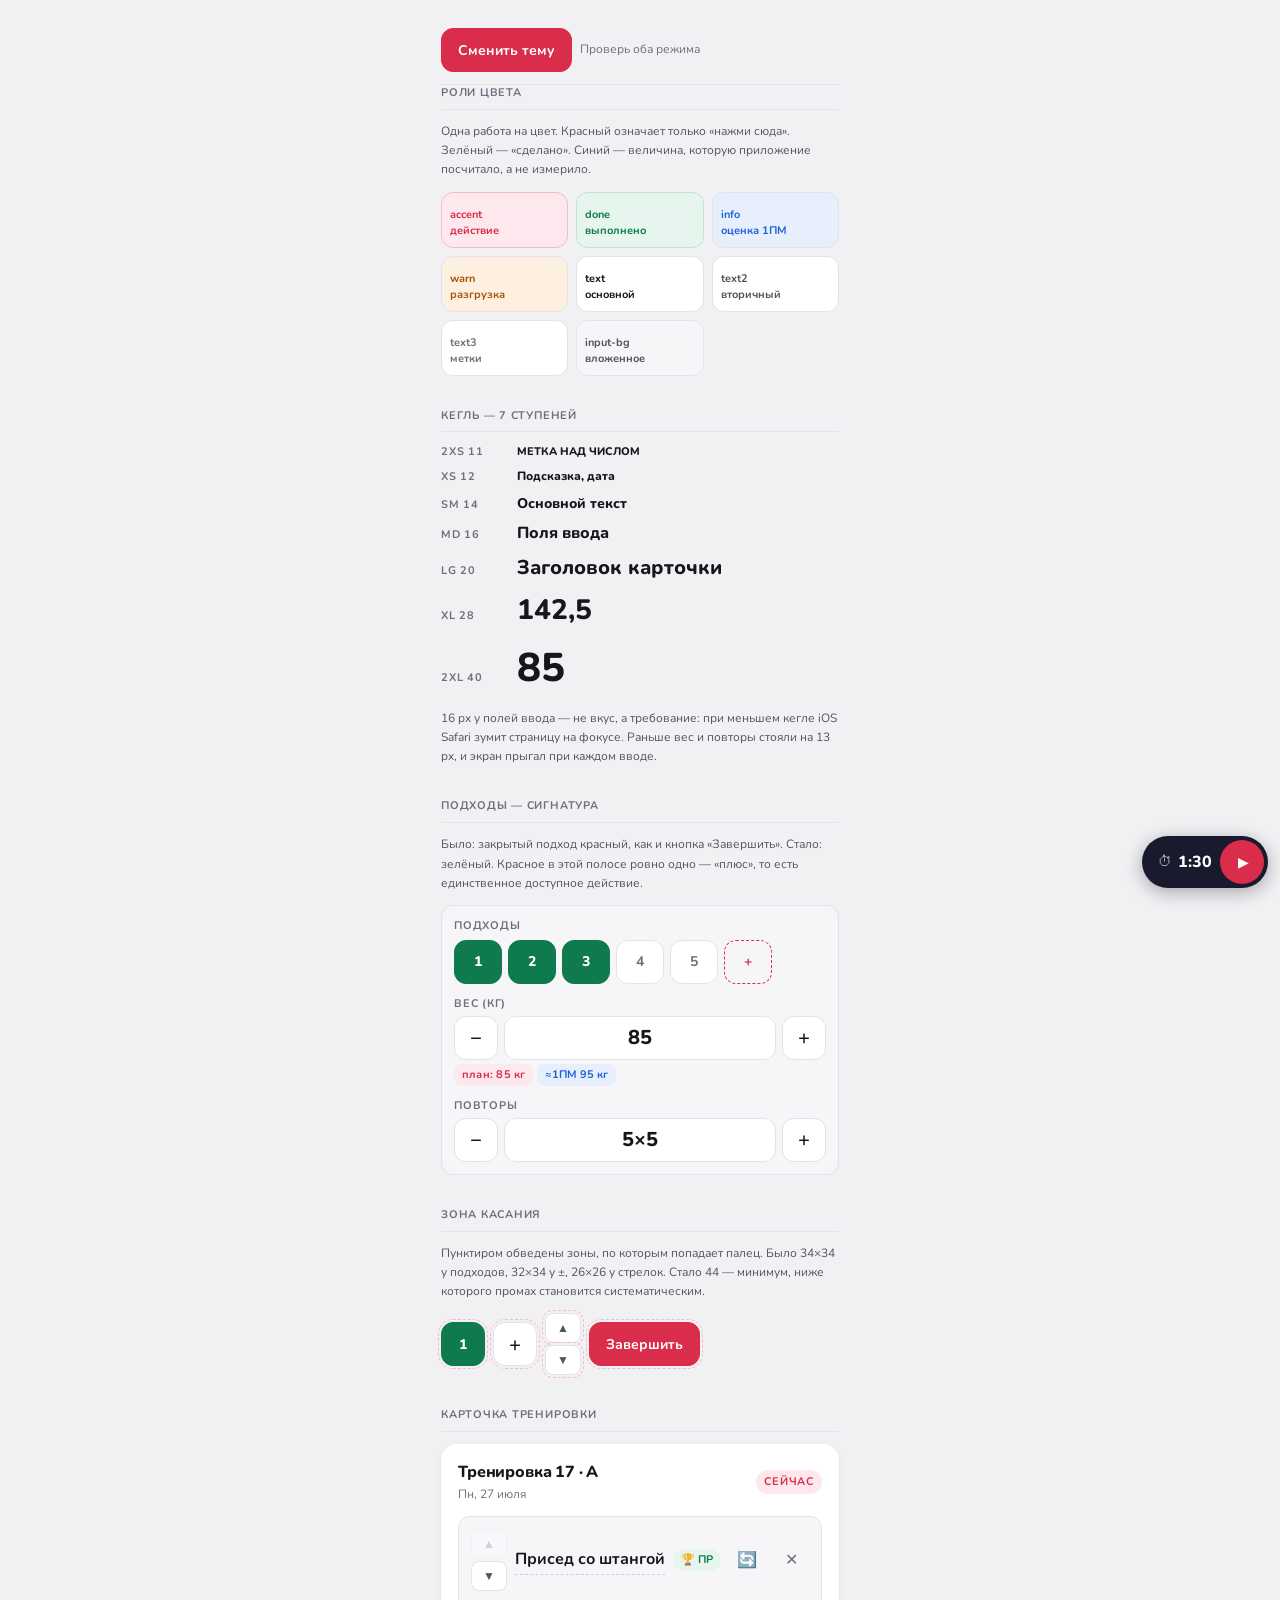
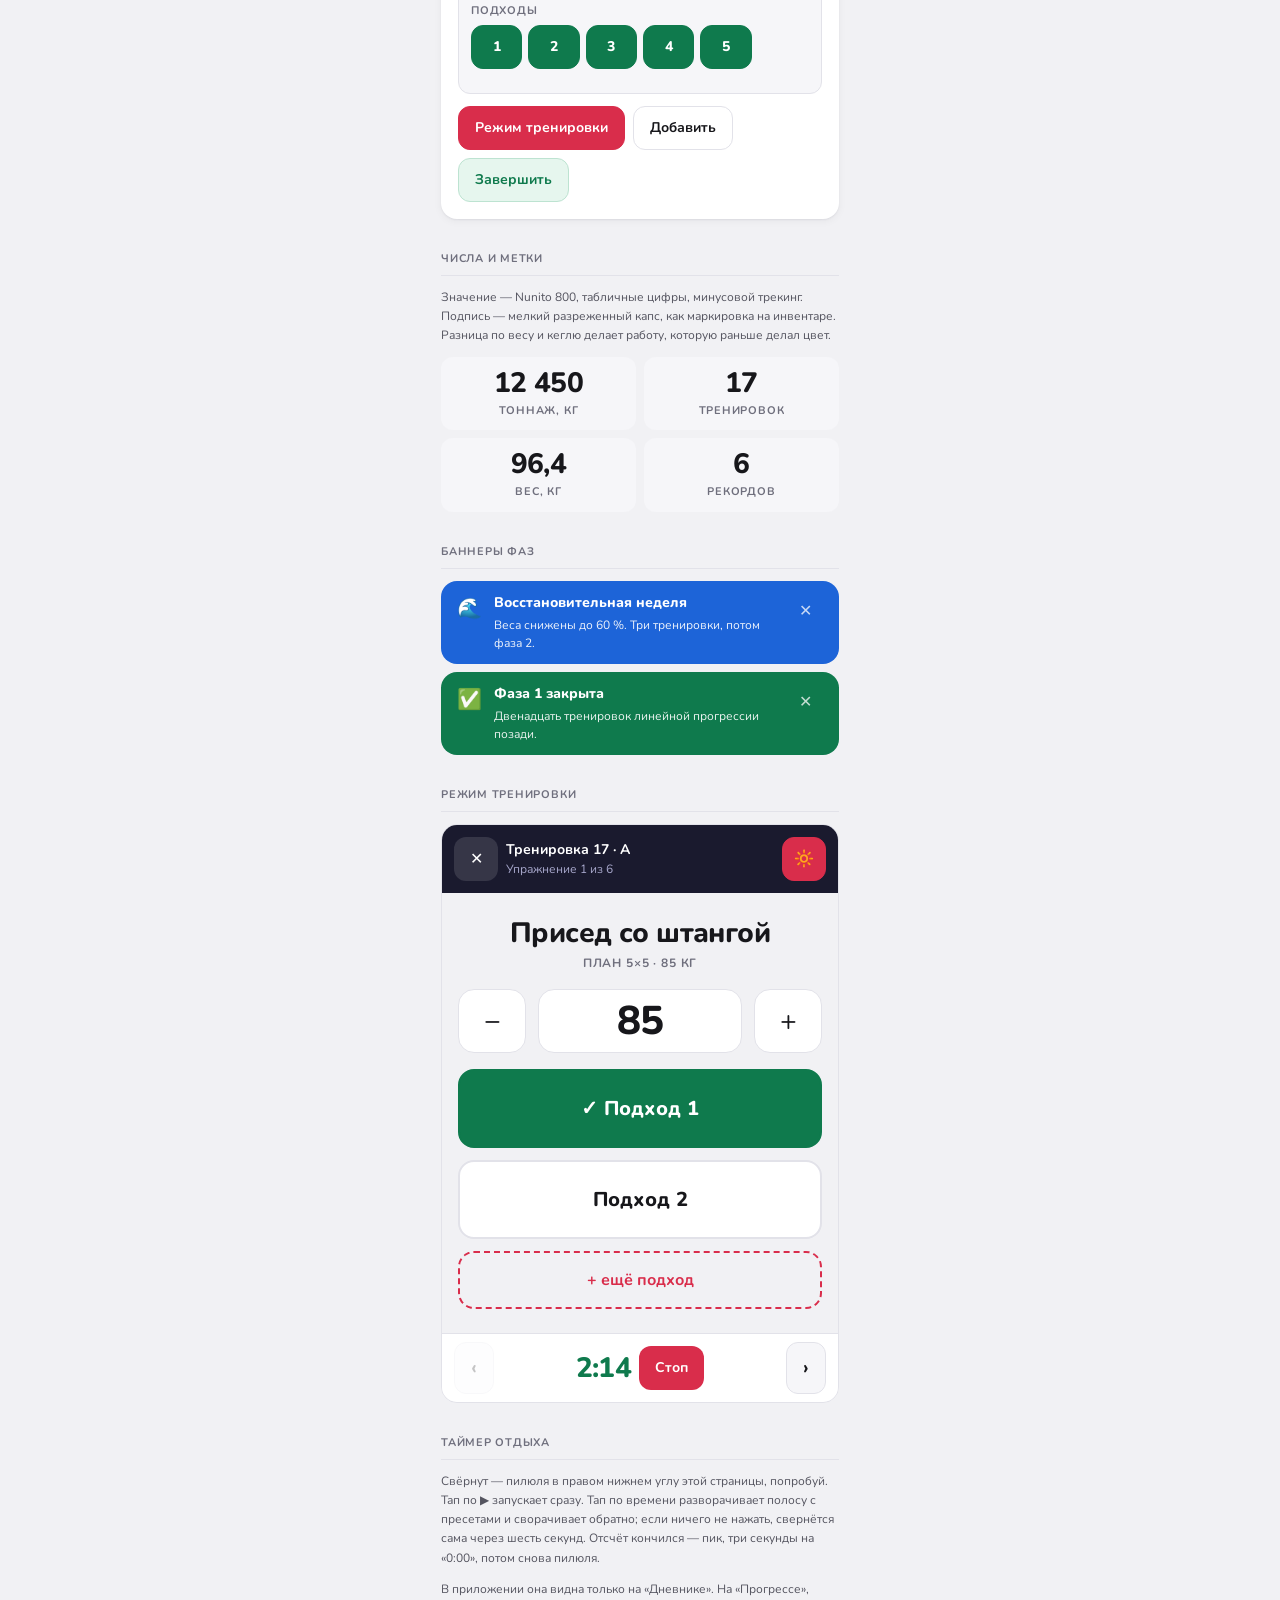
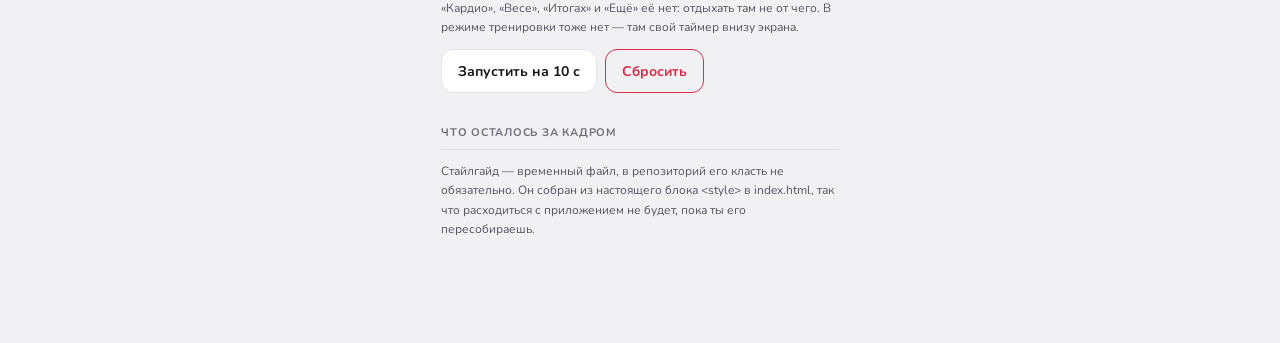
<file: design-preview.html>
<!DOCTYPE html><html lang="ru"><head><meta charset="UTF-8">
<meta name="viewport" content="width=device-width,initial-scale=1">
<title>Дневник тренировок — стайлгайд</title>
<link rel="preconnect" href="https://fonts.googleapis.com">
<link rel="preconnect" href="https://fonts.gstatic.com" crossorigin>
<link href="https://fonts.googleapis.com/css2?family=Nunito:wght@400;600;700;800&display=swap" rel="stylesheet">
<style>

*{box-sizing:border-box;margin:0;padding:0;-webkit-tap-highlight-color:transparent}

/* ============================================================
   ТОКЕНЫ. Единственное место, где живут значения.
   Правило: в остальном файле не должно быть ни одного px
   для кегля, радиуса и отступа — только var().
   ============================================================ */
:root{
/* — Поверхности */
--bg:#f1f1f4;--card:#fff;--modal:#fff;--input:#fff;--input-bg:#f6f6f9;--chip-bg:#f6f6f9;
--tab-bg:#fff;--tab-border:#e8e8ee;--border:#e2e2e9;--line-strong:#cfcfd9;
--hdr:#1a1a2e;--hdr2:#16213e;--hdr-ink:#fff;--hdr-ink2:#a8a8cc;--hdr-rail:#2a2a4a;
--timer-fixed:#1a1a2e;

/* — Текст. Контраст к белому: 15.9 / 6.5 / 4.95 */
--text:#17171b;--text2:#54545f;--text3:#6f6f7d;

/* — Роли. Один цвет = одна работа.
     accent  действие и «здесь ты сейчас»
     done    выполнено, рекорд, рост
     info    производная величина (оценка 1ПМ)
     warn    осторожно, разгрузка, снижение */
--accent:#d92d4b;--accent-ink:#fff;--accent-bg:#fde9ed;--accent-line:#f4bcc7;
--done:#0f7a4d;--done-ink:#fff;--done-bg:#e6f6ee;--done-line:#bde3d1;
--info:#1d64d8;--info-bg:#e7effd;
--warn:#a8560a;--warn-bg:#fdf0e0;

/* — Совместимость: на эти имена завязаны инлайн-стили в JS */
--red:var(--accent);--green:var(--done);--green-bg:var(--done-bg);--green-border:var(--done-line);
--pr-bg:var(--done-bg);--pr-color:var(--done);

/* — Шаг сетки 4 */
--s1:4px;--s2:8px;--s3:12px;--s4:16px;--s5:24px;--s6:32px;

/* — Радиусы: 4 ступени, больше не заводим */
--r1:8px;--r2:12px;--r3:16px;--r-pill:999px;

/* — Кегль: 7 ступеней. --t-md=16 обязателен для полей ввода,
     иначе iOS Safari зумит страницу при фокусе */
--t-2xs:11px;--t-xs:12px;--t-sm:14px;--t-md:16px;--t-lg:20px;--t-xl:28px;--t-2xl:40px;

/* — Зона касания. 44 — минимум, ниже палец промахивается */
--tap:44px;--tap-sm:36px;

/* — Глубина. В тёмной теме тень не видна, там работает граница */
--shadow:0 1px 2px rgba(20,20,40,.06),0 2px 8px rgba(20,20,40,.05);
--card-line:transparent;

/* — Движение */
--dur:.16s;--ease:cubic-bezier(.2,.7,.3,1);

/* — Метка. Мелкий разреженный капс: подписи к числам */
--label-track:.07em}

body.dark{
--bg:#0d0d10;--card:#18181c;--modal:#18181c;--input:#232329;--input-bg:#212127;--chip-bg:#232329;
--tab-bg:#18181c;--tab-border:#2a2a31;--border:#2e2e37;--line-strong:#3d3d48;
--hdr:#000;--hdr2:#0f0f14;--hdr-ink:#fff;--hdr-ink2:#8f8fa8;--hdr-rail:#2a2a34;
--timer-fixed:#000;
--text:#f2f2f5;--text2:#a8a8b4;--text3:#90909e;
--accent:#ff5f7c;--accent-ink:#1a0508;--accent-bg:#2e1219;--accent-line:#4d1f29;
--done:#34d399;--done-ink:#04180f;--done-bg:#0d2a1e;--done-line:#1c4735;
--info:#6aa6ff;--info-bg:#12233f;
--warn:#fbbf24;--warn-bg:#2e2410;
--shadow:none;--card-line:var(--border);
/* Алиасы обязаны быть объявлены и здесь: var() подставляется на том элементе,
   где объявлен, а не там, где используется. Оставь их только в :root —
   и в тёмной теме --red останется светлым. */
--red:var(--accent);--green:var(--done);--green-bg:var(--done-bg);--green-border:var(--done-line);
--pr-bg:var(--done-bg);--pr-color:var(--done)}

@media (prefers-reduced-motion:reduce){
*,*::before,*::after{animation-duration:.01ms!important;transition-duration:.01ms!important}}

body{font-family:'Nunito',-apple-system,BlinkMacSystemFont,'Segoe UI',sans-serif;
background:var(--bg);color:var(--text);min-height:100vh;
font-size:var(--t-sm);line-height:1.45;
transition:background var(--dur),color var(--dur);
-webkit-font-smoothing:antialiased;
padding-bottom:calc(var(--s5) + env(safe-area-inset-bottom))}
/* Запасной резерв под таймер на случай, если измерение в JS не сработало.
   Точное значение выставляет reserveForTimer(). Порядок важен: .timer-open после .has-timer */
body.has-timer{padding-bottom:calc(72px + env(safe-area-inset-bottom))}
body.timer-open{padding-bottom:calc(100px + env(safe-area-inset-bottom))}

/* Видимый фокус с клавиатуры — палец его не увидит, клавиатура увидит */
:focus-visible{outline:2px solid var(--accent);outline-offset:2px;border-radius:var(--r1)}

/* ============================================================
   УТИЛИТЫ
   ============================================================ */
.u-label,.u-cap{font-size:var(--t-2xs);font-weight:700;letter-spacing:var(--label-track);
text-transform:uppercase;color:var(--text3);display:block;margin-bottom:var(--s1)}
.u-num{font-variant-numeric:tabular-nums;font-feature-settings:"tnum" 1}
.u-grid2{display:grid;grid-template-columns:1fr 1fr;gap:var(--s2)}
.u-row{display:flex;align-items:center;gap:var(--s2)}
.u-empty{text-align:center;padding:var(--s5) var(--s3);color:var(--text3);font-size:var(--t-sm);line-height:1.6}
.u-hint{font-size:var(--t-xs);color:var(--text3);margin-top:var(--s1)}
.u-mb3{margin-bottom:var(--s3)}

.input{width:100%;padding:11px var(--s3);font-size:var(--t-md);border:1px solid var(--border);
border-radius:var(--r2);background:var(--input);color:var(--text);font-family:inherit;
-webkit-appearance:none;font-variant-numeric:tabular-nums;min-height:var(--tap)}
.input:focus{outline:none;border-color:var(--accent);box-shadow:0 0 0 3px var(--accent-bg)}

/* Производная величина, не измеренная — отдельная роль, отдельный цвет */
.e1rm{display:inline-block;font-size:var(--t-2xs);font-weight:700;background:var(--info-bg);
color:var(--info);border-radius:var(--r1);padding:3px var(--s2);margin:var(--s1) 0 0 var(--s1);
font-variant-numeric:tabular-nums}

/* ============================================================
   ВХОД
   ============================================================ */
.login-screen{position:fixed;inset:0;background:var(--hdr);display:flex;flex-direction:column;
align-items:center;justify-content:center;z-index:200;padding:var(--s5)}
.login-logo{font-size:52px;margin-bottom:var(--s4)}
.login-screen h1{color:var(--hdr-ink);font-size:var(--t-lg);font-weight:800;margin-bottom:var(--s1);text-align:center}
.login-screen p{color:var(--hdr-ink2);font-size:var(--t-sm);text-align:center;margin-bottom:var(--s6)}
.login-box{width:100%;max-width:320px;display:flex;flex-direction:column;gap:var(--s2)}
.login-input{width:100%;padding:var(--s3) var(--s4);font-size:var(--t-md);min-height:var(--tap);
border:1px solid rgba(255,255,255,.16);border-radius:var(--r2);background:rgba(255,255,255,.07);
color:#fff;font-family:inherit;-webkit-appearance:none;outline:none}
.login-input::placeholder{color:#7e7e96}
.login-input:focus{border-color:var(--accent)}
.login-btn{width:100%;padding:var(--s3);min-height:var(--tap);font-size:var(--t-md);font-weight:700;
border:none;border-radius:var(--r2);cursor:pointer;font-family:inherit}
.login-btn-main{background:var(--accent);color:var(--accent-ink)}
.login-btn-sec{background:rgba(255,255,255,.07);color:#fff;border:1px solid rgba(255,255,255,.16)}
.login-err{color:#ff8095;font-size:var(--t-xs);text-align:center;min-height:16px}
.login-toggle{color:var(--hdr-ink2);font-size:var(--t-xs);text-align:center;margin-top:var(--s1);cursor:pointer}
.login-toggle span{color:var(--accent);text-decoration:underline}

/* ============================================================
   ШАПКА
   ============================================================ */
.user-bar{display:flex;align-items:center;gap:var(--s2);padding:var(--s2) var(--s4);
background:rgba(255,255,255,.06);border-top:1px solid rgba(255,255,255,.08)}
.user-avatar{width:28px;height:28px;border-radius:50%;background:var(--accent);display:flex;
align-items:center;justify-content:center;font-size:var(--t-xs);font-weight:800;color:var(--accent-ink);flex-shrink:0}
.user-name{font-size:var(--t-xs);color:#d8d8e4;flex:1;white-space:nowrap;overflow:hidden;text-overflow:ellipsis}
.sync-status{font-size:var(--t-2xs);color:var(--hdr-ink2);flex-shrink:0}
.sync-status.ok{color:#4ade80}
.sync-status.err{color:#ff8095}
.btn-logout{background:none;border:1px solid rgba(255,255,255,.22);color:#c8c8d6;border-radius:var(--r1);
padding:var(--s1) var(--s2);font-size:var(--t-2xs);cursor:pointer;font-family:inherit;min-height:var(--tap-sm)}

.header{background:var(--hdr);color:var(--hdr-ink);padding:var(--s4) var(--s4) var(--s3);
display:flex;align-items:center;justify-content:space-between}
.header h1{font-size:var(--t-md);font-weight:700;letter-spacing:-.01em}
.dark-toggle{background:none;border:1px solid rgba(255,255,255,.22);color:#fff;border-radius:var(--r-pill);
padding:var(--s2) var(--s3);font-size:var(--t-xs);cursor:pointer;font-family:inherit;min-height:var(--tap-sm)}

/* Числа — герой приложения. Крупно, табличными цифрами, метка мелким капсом */
.summary{display:grid;grid-template-columns:repeat(3,1fr);background:var(--hdr2)}
.stat{text-align:center;padding:var(--s3) var(--s1);position:relative}
.stat+.stat::before{content:"";position:absolute;left:0;top:22%;bottom:22%;width:1px;background:var(--hdr-rail)}
.stat-val{font-variant-numeric:tabular-nums;font-size:var(--t-lg);font-weight:800;color:#fff;line-height:1.1}
.stat-label{font-size:var(--t-2xs);font-weight:700;letter-spacing:var(--label-track);text-transform:uppercase;
color:var(--hdr-ink2);margin-top:3px}
.progress-bar{height:3px;background:var(--hdr-rail)}
.progress-fill{height:100%;background:var(--accent);transition:width .4s var(--ease)}

/* ============================================================
   НАВИГАЦИЯ. Подписи видны всегда, не только у активной вкладки
   ============================================================ */
.nav{display:flex;background:var(--tab-bg);border-bottom:1px solid var(--tab-border)}
.nav-btn{flex:1;padding:var(--s2) var(--s1) 6px;color:var(--text3);border:none;background:none;
cursor:pointer;font-family:inherit;border-bottom:2px solid transparent;
display:flex;flex-direction:column;align-items:center;justify-content:center;gap:3px;min-height:56px}
.nav-btn::after{content:attr(data-label);font-size:var(--t-2xs);font-weight:600;line-height:1;white-space:nowrap}
.nav-btn.active{color:var(--accent);border-bottom-color:var(--accent)}

.tabs{display:flex;overflow-x:auto;background:var(--tab-bg);border-bottom:1px solid var(--tab-border);
-webkit-overflow-scrolling:touch;scrollbar-width:none}
.tabs::-webkit-scrollbar{display:none}
.tab{flex-shrink:0;padding:var(--s2) var(--s3);min-height:var(--tap);font-size:var(--t-xs);
color:var(--text3);border:none;background:none;cursor:pointer;border-bottom:2px solid transparent;
white-space:nowrap;font-family:inherit;position:relative;line-height:1.35;text-align:center;font-weight:600}
.tab.active{color:var(--accent);border-bottom-color:var(--accent);font-weight:800}
.tab .done-dot{position:absolute;top:6px;right:5px;width:6px;height:6px;background:var(--done);border-radius:50%}
.tab-add{flex-shrink:0;padding:0 var(--s4);min-height:var(--tap);font-size:var(--t-lg);
color:var(--accent);border:none;background:none;cursor:pointer;font-family:inherit}

.page{display:none}.page.active{display:block}
.content{padding:var(--s3);display:flex;flex-direction:column;gap:var(--s2)}

/* ============================================================
   КАРТОЧКИ
   ============================================================ */
.card,.chart-card,.export-card,.stat-big{background:var(--card);border-radius:var(--r3);
box-shadow:var(--shadow);border:1px solid var(--card-line)}
.card{padding:var(--s4)}
.chart-card,.stat-big{padding:var(--s4)}
.export-card{padding:var(--s4)}
.week-header{display:flex;align-items:center;justify-content:space-between;gap:var(--s2);margin-bottom:var(--s3)}
.week-meta .week-title{font-size:var(--t-md);font-weight:800;color:var(--text);letter-spacing:-.01em}
.week-meta .week-date{font-size:var(--t-xs);color:var(--text3);margin-top:2px}

.badge{font-size:var(--t-2xs);font-weight:700;letter-spacing:var(--label-track);text-transform:uppercase;
padding:var(--s1) var(--s2);border-radius:var(--r-pill);flex-shrink:0;white-space:nowrap}
.badge-done{background:var(--done-bg);color:var(--done)}
.badge-current{background:var(--accent-bg);color:var(--accent)}
.badge-up{background:var(--input-bg);color:var(--text3)}

/* ============================================================
   УПРАЖНЕНИЕ
   ============================================================ */
.ex-list{display:flex;flex-direction:column;gap:var(--s2);margin-bottom:var(--s3)}
.ex-row{background:var(--input-bg);border-radius:var(--r2);padding:var(--s3);border:1px solid var(--border)}
.ex-top{display:flex;align-items:center;gap:var(--s2);margin-bottom:var(--s3)}
.ex-name-input{flex:1;font-size:var(--t-md);font-weight:700;color:var(--text);border:none;
background:transparent;font-family:inherit;padding:var(--s1) 0;
border-bottom:1px dashed var(--line-strong);outline:none;-webkit-appearance:none;min-width:0}
.ex-name-input:focus{border-bottom-color:var(--accent);border-bottom-style:solid}
.ex-del,.ex-alt-btn{background:none;border:none;color:var(--text3);font-size:var(--t-md);cursor:pointer;
flex-shrink:0;width:var(--tap-sm);height:var(--tap-sm);display:flex;align-items:center;justify-content:center;
border-radius:var(--r1);font-family:inherit}
.ex-del:active,.ex-alt-btn:active{background:var(--accent-bg);color:var(--accent)}
.ex-pr{font-size:var(--t-2xs);font-weight:700;background:var(--done-bg);color:var(--done);
padding:3px var(--s2);border-radius:var(--r-pill);flex-shrink:0;white-space:nowrap}
.ex-move-btn{background:var(--card);border:1px solid var(--border);border-radius:var(--r1);
color:var(--text2);font-size:var(--t-xs);cursor:pointer;line-height:1;
width:var(--tap-sm);height:30px;display:flex;align-items:center;justify-content:center;font-family:inherit}
.ex-move-btn:disabled{opacity:.22;cursor:default}
.ex-move-btn:active:not(:disabled){background:var(--accent);color:var(--accent-ink);border-color:var(--accent)}

/* ---- СИГНАТУРА: полоса подходов ----
   Закрытый подход зелёный, а не красный. Красный в приложении
   означает ровно одно: «нажми сюда». Зелёный: «уже сделано».
   Раньше оба состояния были одного цвета и глаз их не различал. */
.sets-wrap{display:block;margin-bottom:var(--s3)}
.sets-label{font-size:var(--t-2xs);font-weight:700;letter-spacing:var(--label-track);
text-transform:uppercase;color:var(--text3);display:block;margin-bottom:6px}
.sets-btns{display:grid;grid-template-columns:repeat(auto-fill,minmax(46px,1fr));gap:6px}
.set-btn{min-width:var(--tap);height:var(--tap);border-radius:var(--r2);border:1.5px solid var(--border);
background:var(--input);color:var(--text3);font-size:var(--t-sm);font-weight:700;cursor:pointer;
font-family:inherit;font-variant-numeric:tabular-nums;
transition:transform var(--dur) var(--ease),background var(--dur),color var(--dur),border-color var(--dur)}
.set-btn:active{transform:scale(.93)}
.set-btn.done{background:var(--done);color:var(--done-ink);border-color:var(--done);font-weight:800}

/* ============================================================
   ЧИСЛОВОЙ ВВОД
   ============================================================ */
.ex-inputs{display:flex;flex-direction:column;gap:var(--s3)}
.field label{font-size:var(--t-2xs);font-weight:700;letter-spacing:var(--label-track);
text-transform:uppercase;color:var(--text3);display:block;margin-bottom:var(--s1)}
.num-row{display:flex;align-items:center;gap:6px;width:100%}
.num-btn{width:var(--tap);height:var(--tap);border-radius:var(--r2);border:1px solid var(--border);
background:var(--input);color:var(--text);font-size:var(--t-lg);font-weight:600;cursor:pointer;
flex-shrink:0;display:flex;align-items:center;justify-content:center;font-family:inherit;
transition:transform var(--dur) var(--ease)}
.num-btn:active{background:var(--accent);color:var(--accent-ink);border-color:var(--accent);transform:scale(.94)}
.num-input{flex:1;height:var(--tap);padding:0 var(--s1);font-size:var(--t-lg);border:1px solid var(--border);
border-radius:var(--r2);background:var(--input);color:var(--text);font-family:inherit;-webkit-appearance:none;
text-align:center;min-width:0;font-weight:800;font-variant-numeric:tabular-nums}
.num-input:focus{outline:none;border-color:var(--accent);box-shadow:0 0 0 3px var(--accent-bg)}
.plan-hint{display:inline-block;font-size:var(--t-2xs);font-weight:700;background:var(--accent-bg);
color:var(--accent);border-radius:var(--r1);padding:3px var(--s2);margin-top:var(--s1);
letter-spacing:.02em;font-variant-numeric:tabular-nums}

.note-wrap label{font-size:var(--t-2xs);font-weight:700;letter-spacing:var(--label-track);
text-transform:uppercase;color:var(--text3);display:block;margin-bottom:var(--s1)}
.note-wrap textarea{width:100%;padding:var(--s3);font-size:var(--t-md);border:1px solid var(--border);
border-radius:var(--r2);background:var(--input);color:var(--text);font-family:inherit;resize:none}
.note-wrap textarea:focus{outline:none;border-color:var(--accent);box-shadow:0 0 0 3px var(--accent-bg)}

/* ============================================================
   КНОПКИ
   ============================================================ */
.btn-row{display:flex;gap:var(--s2);flex-wrap:wrap;align-items:center;margin-top:var(--s3)}
.btn{padding:var(--s2) var(--s4);min-height:var(--tap);border-radius:var(--r2);border:1px solid var(--border);
background:var(--card);color:var(--text);cursor:pointer;font-size:var(--t-sm);font-family:inherit;font-weight:700;
display:inline-flex;align-items:center;justify-content:center;gap:6px;
transition:transform var(--dur) var(--ease)}
.btn:active{transform:scale(.97)}
.btn-red{background:var(--accent);color:var(--accent-ink);border-color:var(--accent)}
.btn-green{background:var(--done-bg);color:var(--done);border-color:var(--done-line)}
.btn-outline{border-color:var(--accent);color:var(--accent);background:transparent}
.saved{font-size:var(--t-xs);color:var(--done);font-weight:700;display:none}
.saved.show{display:inline}

/* ============================================================
   ТАЙМЕР ОТДЫХА
   Два состояния одного элемента:
     свёрнуто — пилюля в правом нижнем углу, отсчёт не идёт
     .open    — полоса во всю ширину, отсчёт идёт или его настраивают
   Виден только на «Дневнике»: на графике веса отдыхать не от чего.
   ============================================================ */
.timer-fixed{position:fixed;z-index:50;display:flex;align-items:center;
background:var(--timer-fixed);
transition:transform var(--dur) var(--ease),border-radius var(--dur) var(--ease)}
/* уезжает целиком, а не на свою высоту — иначе пилюля выглядывает над клавиатурой */
.keyboard-open .timer-fixed{transform:translateY(calc(100% + var(--s5) + env(safe-area-inset-bottom)))}

/* — свёрнуто */
.timer-fixed{right:var(--s3);bottom:calc(var(--s3) + env(safe-area-inset-bottom));left:auto;
gap:var(--s1);padding:var(--s1);border-radius:var(--r-pill);
box-shadow:0 4px 18px rgba(8,8,20,.32)}
.timer-face{display:flex;align-items:center;gap:6px;height:var(--tap);
padding:0 var(--s1) 0 var(--s3);border:none;background:none;border-radius:var(--r-pill);
color:#fff;font-family:inherit;cursor:pointer}
.timer-ico{font-size:var(--t-sm);opacity:.7;line-height:1}
.timer-presets{display:none}
.timer-fixed .timer-display{font-size:var(--t-md);font-weight:800;color:#fff;
font-variant-numeric:tabular-nums;line-height:1}
.timer-fixed .timer-display.running{color:#4ade80}
.timer-fixed .timer-display.finished{color:#ff7a90}
/* текст «Старт» скрыт кеглем, а не display — экранный диктор его читает */
.timer-fixed .timer-start{width:var(--tap);height:var(--tap);padding:0;border-radius:50%;
border:none;background:var(--accent);color:var(--accent-ink);font-size:0;flex-shrink:0;
cursor:pointer;font-family:inherit;display:flex;align-items:center;justify-content:center}
.timer-fixed .timer-start::after{content:"▶";font-size:var(--t-sm);margin-left:2px}

/* — развёрнуто */
.timer-fixed.open{left:0;right:0;bottom:0;gap:var(--s2);border-radius:0;
padding:var(--s2) var(--s3);padding-bottom:calc(var(--s2) + env(safe-area-inset-bottom));
border-top:1px solid rgba(255,255,255,.1);box-shadow:none}
.timer-fixed.open .timer-face{height:auto;padding:0}
.timer-fixed.open .timer-ico{display:none}
.timer-fixed.open .timer-display{font-size:var(--t-xl);min-width:74px}
.timer-fixed.open .timer-presets{display:flex;gap:5px;flex:1;flex-wrap:wrap}
.timer-fixed.open .timer-start{width:auto;height:var(--tap-sm);padding:0 var(--s4);
border-radius:var(--r2);font-size:var(--t-sm);font-weight:700}
.timer-fixed.open .timer-start::after{content:none}

.tp-btn{padding:var(--s2) var(--s3);min-height:var(--tap-sm);border-radius:var(--r1);
border:1px solid rgba(255,255,255,.2);background:rgba(255,255,255,.07);color:#fff;
font-size:var(--t-xs);font-weight:600;cursor:pointer;font-family:inherit;font-variant-numeric:tabular-nums}
.tp-btn.sel{background:rgba(255,255,255,.24);border-color:rgba(255,255,255,.5)}

/* ============================================================
   ГРАФИКИ И РЕКОРДЫ
   ============================================================ */
.chart-wrap,.export-wrap{padding:var(--s3);display:flex;flex-direction:column;gap:var(--s2)}
.chart-card h3,.export-card h3,.stat-big h3{font-size:var(--t-sm);font-weight:800;color:var(--text);
margin-bottom:var(--s3);letter-spacing:-.005em}
.chart-sel{display:flex;gap:6px;margin-bottom:var(--s3);flex-wrap:wrap}
.chart-sel-btn{padding:var(--s2) var(--s3);min-height:var(--tap-sm);border-radius:var(--r-pill);
border:1px solid var(--border);background:var(--input-bg);color:var(--text2);font-size:var(--t-xs);
font-weight:600;cursor:pointer;font-family:inherit}
.chart-sel-btn.active{background:var(--accent);color:var(--accent-ink);border-color:var(--accent)}
canvas{width:100%!important;max-width:100%;display:block}
.pr-list{display:flex;flex-direction:column;gap:6px}
.pr-item{display:flex;justify-content:space-between;align-items:center;gap:var(--s2);
padding:var(--s2) var(--s3);background:var(--input-bg);border-radius:var(--r1);font-size:var(--t-sm)}
.pr-item-name{color:var(--text);font-weight:600}
.pr-item-val{font-variant-numeric:tabular-nums;color:var(--done);font-weight:800}

.export-card p{font-size:var(--t-sm);color:var(--text2);margin-bottom:var(--s3);line-height:1.55}
.export-textarea{width:100%;padding:var(--s3);font-size:var(--t-xs);border:1px solid var(--border);
border-radius:var(--r2);background:var(--input-bg);color:var(--text);
font-family:ui-monospace,SFMono-Regular,Menlo,monospace;resize:none;height:120px}

table{width:100%;border-collapse:collapse;font-size:var(--t-xs);font-variant-numeric:tabular-nums}
th{background:var(--hdr);color:#fff;padding:var(--s2) var(--s1);text-align:center;font-weight:700;
font-size:var(--t-2xs);letter-spacing:var(--label-track);text-transform:uppercase}
td{padding:var(--s2) var(--s1);text-align:center;border-bottom:1px solid var(--border);color:var(--text2)}
tr.tr-current td{font-weight:800;color:var(--accent)}
tr.tr-done td{color:var(--text3)}
.pr-tag{font-size:var(--t-2xs);background:var(--done-bg);color:var(--done);padding:1px 5px;
border-radius:var(--r1);margin-left:2px;font-weight:700}

/* ============================================================
   МОДАЛКИ
   ============================================================ */
.modal-bg,.alt-modal-bg,.tmpl-modal-bg{position:fixed;inset:0;background:rgba(6,6,12,.62);
display:none;align-items:flex-end;z-index:100;backdrop-filter:blur(2px)}
.alt-modal-bg,.tmpl-modal-bg{z-index:150}
.modal-bg.show,.alt-modal-bg.show,.tmpl-modal-bg.show{display:flex}
.modal,.alt-modal,.tmpl-modal{background:var(--modal);border-radius:var(--r3) var(--r3) 0 0;
padding:var(--s5) var(--s4);padding-bottom:calc(var(--s5) + env(safe-area-inset-bottom));
width:100%;overflow-y:auto;-webkit-overflow-scrolling:touch}
.modal{max-height:72vh}.alt-modal{max-height:64vh}.tmpl-modal{max-height:82vh}
.modal h3,.alt-modal h3,.tmpl-modal h3{font-size:var(--t-lg);font-weight:800;margin-bottom:var(--s3);color:var(--text)}
.alt-modal .alt-current{font-size:var(--t-sm);color:var(--text3);margin:calc(var(--s3) * -1 + var(--s1)) 0 var(--s4)}
.modal-close{float:right;background:none;border:none;font-size:var(--t-lg);color:var(--text3);
cursor:pointer;width:var(--tap-sm);height:var(--tap-sm);margin:-6px -6px 0 0;font-family:inherit}
.ex-chips{display:flex;flex-wrap:wrap;gap:6px;margin-bottom:var(--s3)}
.chip{padding:var(--s2) var(--s3);min-height:var(--tap-sm);border-radius:var(--r-pill);
border:1px solid var(--border);background:var(--chip-bg);font-size:var(--t-sm);color:var(--text);
cursor:pointer;font-family:inherit;font-weight:600}
.chip:active{border-color:var(--accent);color:var(--accent)}
.custom-row{display:flex;gap:var(--s2)}
.custom-row input{flex:1;padding:0 var(--s3);min-height:var(--tap);font-size:var(--t-md);
border:1px solid var(--border);border-radius:var(--r2);font-family:inherit;background:var(--input);
color:var(--text);-webkit-appearance:none}
.custom-row input:focus{outline:none;border-color:var(--accent);box-shadow:0 0 0 3px var(--accent-bg)}
.divider{font-size:var(--t-xs);color:var(--text3);text-align:center;margin:var(--s3) 0}

.alt-list,.tmpl-list{display:flex;flex-direction:column;gap:var(--s2)}
.alt-item,.tmpl-item{background:var(--input-bg);border-radius:var(--r2);border:1px solid var(--border);cursor:pointer}
.alt-item{display:flex;justify-content:space-between;align-items:center;gap:var(--s2);padding:var(--s3) var(--s4);min-height:var(--tap)}
.tmpl-item{padding:var(--s4)}
.alt-item:active,.tmpl-item:active{border-color:var(--accent);background:var(--accent-bg)}
.alt-item-name,.tmpl-item-title{font-size:var(--t-sm);font-weight:700;color:var(--text)}
.tmpl-item-title{margin-bottom:var(--s1)}
.alt-item-sets{font-size:var(--t-xs);color:var(--text3);font-variant-numeric:tabular-nums;flex-shrink:0}
.tmpl-item-exs{font-size:var(--t-xs);color:var(--text3);line-height:1.55}

/* Завершение тренировки */
.finish-modal-bg{position:fixed;inset:0;background:rgba(6,6,12,.72);display:none;align-items:center;
justify-content:center;z-index:150;padding:var(--s4);backdrop-filter:blur(2px)}
.finish-modal-bg.show{display:flex}
.finish-modal{background:var(--card);border-radius:var(--r3);padding:var(--s5) var(--s4);width:100%;
max-width:360px;max-height:90vh;overflow-y:auto;border:1px solid var(--card-line)}
.finish-modal h2{font-size:var(--t-lg);font-weight:800;color:var(--text);text-align:center;margin-bottom:var(--s1)}
.finish-modal .finish-sub{font-size:var(--t-sm);color:var(--text3);text-align:center;margin-bottom:var(--s4)}
.finish-stats,.stat-grid{display:grid;grid-template-columns:1fr 1fr;gap:var(--s2)}
.finish-stats{margin-bottom:var(--s4)}
.finish-stat,.stat-box{background:var(--input-bg);border-radius:var(--r2);padding:var(--s3);text-align:center}
.finish-stat-val,.stat-box-val{font-variant-numeric:tabular-nums;font-size:var(--t-xl);font-weight:800;
color:var(--text);line-height:1.05;letter-spacing:-.02em}
.finish-stat-label,.stat-box-label{font-size:var(--t-2xs);font-weight:700;letter-spacing:var(--label-track);
text-transform:uppercase;color:var(--text3);margin-top:var(--s1)}
.finish-ex-list{display:flex;flex-direction:column;gap:6px;margin-bottom:var(--s4)}
.finish-ex-item{display:flex;justify-content:space-between;align-items:center;gap:var(--s2);
padding:var(--s2) var(--s3);background:var(--input-bg);border-radius:var(--r1);font-size:var(--t-sm)}
.finish-ex-name{color:var(--text);font-weight:600}
.finish-ex-val{color:var(--text2);font-variant-numeric:tabular-nums}
.finish-ex-pr{font-size:var(--t-2xs);font-weight:700;background:var(--done-bg);color:var(--done);
padding:1px var(--s2);border-radius:var(--r-pill);margin-left:6px}
.btn-finish{width:100%;padding:var(--s3);min-height:var(--tap);border-radius:var(--r2);border:none;
background:var(--done);color:var(--done-ink);font-size:var(--t-md);font-weight:800;cursor:pointer;
font-family:inherit;margin-bottom:var(--s2)}
.btn-finish-cancel{width:100%;padding:var(--s2);min-height:var(--tap);border-radius:var(--r2);
border:1px solid var(--border);background:transparent;color:var(--text3);font-size:var(--t-sm);
cursor:pointer;font-family:inherit;font-weight:600}

/* ============================================================
   КОРЗИНА, КАРДИО, ИТОГИ
   ============================================================ */
.trash-item{background:var(--input-bg);border-radius:var(--r2);padding:var(--s3);margin-bottom:var(--s2);
border:1px solid var(--border)}
.trash-item-title{font-size:var(--t-sm);font-weight:700;color:var(--text);margin-bottom:var(--s1)}
.trash-item-meta{font-size:var(--t-xs);color:var(--text3);margin-bottom:var(--s2)}
.trash-item-btns{display:flex;gap:var(--s2)}

.cardio-type-btn{flex:1;padding:var(--s2) var(--s1);min-height:var(--tap);border-radius:var(--r2);
border:1px solid var(--border);background:var(--input-bg);color:var(--text);font-size:var(--t-sm);
font-weight:600;cursor:pointer;font-family:inherit;transition:background var(--dur),color var(--dur),border-color var(--dur)}
.cardio-type-btn.active{background:var(--accent);color:var(--accent-ink);border-color:var(--accent)}
.cardio-history-item{display:flex;justify-content:space-between;align-items:center;gap:var(--s2);
padding:var(--s3);background:var(--input-bg);border-radius:var(--r2);margin-bottom:6px}
.cardio-history-left{display:flex;flex-direction:column;gap:2px}
.cardio-history-type{font-size:var(--t-sm);font-weight:700;color:var(--text)}
.cardio-history-date{font-size:var(--t-xs);color:var(--text3);font-variant-numeric:tabular-nums}
.cardio-history-right{display:flex;flex-direction:column;align-items:flex-end;gap:2px}
.cardio-history-stat{font-size:var(--t-xs);color:var(--text2);font-variant-numeric:tabular-nums}
.cardio-history-kcal{font-size:var(--t-sm);font-weight:800;color:var(--text);font-variant-numeric:tabular-nums}

.goal-bar-wrap{margin-top:var(--s3)}
.goal-bar-label{display:flex;justify-content:space-between;font-size:var(--t-xs);color:var(--text2);
margin-bottom:var(--s1);font-variant-numeric:tabular-nums}
.goal-bar{height:10px;background:var(--border);border-radius:var(--r-pill);overflow:hidden}
.goal-bar-fill{height:100%;background:var(--accent);border-radius:var(--r-pill);transition:width .4s var(--ease)}
.goal-bar-fill.done{background:var(--done)}

/* ============================================================
   БАННЕР ФАЗЫ
   ============================================================ */
.phase-banner{padding:var(--s3) var(--s4);display:flex;align-items:flex-start;gap:var(--s3);position:relative}
.phase-banner-icon{font-size:var(--t-lg);flex-shrink:0;margin-top:1px}
.phase-banner-body{flex:1}
.phase-banner-title{font-size:var(--t-sm);font-weight:800;margin-bottom:3px}
.phase-banner-text{font-size:var(--t-xs);line-height:1.5;opacity:.92}
.phase-banner-close{background:none;border:none;font-size:var(--t-md);cursor:pointer;opacity:.75;
flex-shrink:0;width:var(--tap-sm);height:var(--tap-sm);color:inherit;font-family:inherit}
.phase-banner.phase-complete{background:#0f7a4d;color:#fff}
.phase-banner.phase-recovery{background:#1d64d8;color:#fff}
.phase-banner.phase-next{background:#7b3fb8;color:#fff}

/* ============================================================
   РЕЖИМ ТРЕНИРОВКИ
   ============================================================ */
.wo{position:fixed;inset:0;background:var(--bg);z-index:300;display:none;flex-direction:column}
.wo.show{display:flex}
.wo-top{background:var(--hdr);color:#fff;padding:var(--s3) var(--s3);
padding-top:calc(var(--s3) + env(safe-area-inset-top));display:flex;align-items:center;gap:var(--s2);flex-shrink:0}
.wo-top-title{font-size:var(--t-sm);font-weight:700;white-space:nowrap;overflow:hidden;text-overflow:ellipsis}
.wo-top-sub{font-size:var(--t-xs);color:var(--hdr-ink2);margin-top:1px;font-variant-numeric:tabular-nums}
.wo-x,.wo-toggle{border-radius:var(--r2);width:var(--tap);height:var(--tap);font-size:var(--t-md);
cursor:pointer;flex-shrink:0;font-family:inherit;line-height:1}
.wo-x{background:rgba(255,255,255,.12);border:none;color:#fff}
.wo-toggle{background:rgba(255,255,255,.07);border:1px solid rgba(255,255,255,.18);color:#fff;opacity:.45}
.wo-toggle.on{background:var(--accent);border-color:var(--accent);color:var(--accent-ink);opacity:1}
.wo-body{flex:1;overflow-y:auto;-webkit-overflow-scrolling:touch;padding:var(--s5) var(--s4);
display:flex;flex-direction:column;gap:var(--s4)}
.wo-exname{font-size:var(--t-xl);font-weight:800;color:var(--text);line-height:1.15;text-align:center;
letter-spacing:-.02em;text-wrap:balance}
.wo-plan{text-align:center;font-size:var(--t-xs);font-weight:700;letter-spacing:var(--label-track);
text-transform:uppercase;color:var(--text3);margin-top:6px}
.wo-kg{display:flex;align-items:center;gap:var(--s3)}
.wo-kg-btn{width:68px;height:64px;border-radius:var(--r3);border:1px solid var(--border);
background:var(--card);color:var(--text);font-size:var(--t-xl);cursor:pointer;flex-shrink:0;
font-family:inherit;transition:transform var(--dur) var(--ease)}
.wo-kg-btn:active{background:var(--accent);color:var(--accent-ink);border-color:var(--accent);transform:scale(.95)}
.wo-kg-in{flex:1;min-width:0;text-align:center;font-size:var(--t-2xl);font-weight:800;height:64px;
padding:0;border:1px solid var(--border);border-radius:var(--r3);background:var(--card);color:var(--text);
font-family:inherit;-webkit-appearance:none;font-variant-numeric:tabular-nums;letter-spacing:-.02em}
.wo-kg-in:focus{outline:none;border-color:var(--accent);box-shadow:0 0 0 3px var(--accent-bg)}
.wo-sets{display:grid;gap:var(--s3)}
.wo-set{border-radius:var(--r3);border:2px solid var(--border);background:var(--card);color:var(--text);
font-family:inherit;font-size:var(--t-lg);font-weight:800;padding:var(--s5) 0;cursor:pointer;
transition:transform var(--dur) var(--ease),background var(--dur),border-color var(--dur),color var(--dur)}
.wo-set:active{transform:scale(.98)}
.wo-set.done{background:var(--done);border-color:var(--done);color:var(--done-ink)}
.wo-set-add{font-size:var(--t-md);font-weight:700;color:var(--accent);border-style:dashed;
border-color:var(--accent);background:transparent;padding:var(--s4) 0}
.wo-bottom{flex-shrink:0;background:var(--card);border-top:1px solid var(--border);padding:var(--s2) var(--s3);
padding-bottom:calc(var(--s2) + env(safe-area-inset-bottom));display:flex;align-items:center;gap:var(--s3)}
.wo-nav{padding:0 var(--s4);height:52px;border-radius:var(--r2);border:1px solid var(--border);
background:var(--input-bg);color:var(--text);font-size:var(--t-lg);font-weight:700;cursor:pointer;
font-family:inherit;flex-shrink:0}
.wo-nav:disabled{opacity:.25}
.wo-timer{flex:1;display:flex;align-items:center;justify-content:center;gap:var(--s2);min-width:0}
.wo-time{font-size:var(--t-xl);font-weight:800;font-variant-numeric:tabular-nums;color:var(--text);
line-height:1;letter-spacing:-.02em}
.wo-time.running{color:var(--done)}
.wo-time.finished{color:var(--accent)}
.wo-tbtn{padding:0 var(--s4);height:var(--tap);border-radius:var(--r2);border:none;background:var(--accent);
color:var(--accent-ink);font-size:var(--t-sm);font-weight:700;cursor:pointer;font-family:inherit;flex-shrink:0}

/* — только для этой страницы — */
.sg{max-width:430px;margin:0 auto;padding:var(--s4)}
.sg h2{font-size:var(--t-2xs);font-weight:700;letter-spacing:var(--label-track);text-transform:uppercase;
color:var(--text3);margin:var(--s6) 0 var(--s3);padding-bottom:var(--s2);border-bottom:1px solid var(--border)}
.sg h2:first-of-type{margin-top:0}
.sg .note{font-size:var(--t-xs);color:var(--text2);line-height:1.6;margin:0 0 var(--s3)}
.sw{display:grid;grid-template-columns:repeat(auto-fill,minmax(96px,1fr));gap:var(--s2)}
.sw div{border-radius:var(--r2);padding:var(--s2);font-size:var(--t-2xs);font-weight:700;
border:1px solid var(--border);min-height:56px;display:flex;flex-direction:column;justify-content:flex-end}
.scale{display:flex;flex-direction:column;gap:var(--s2)}
.scale b{display:flex;align-items:baseline;gap:var(--s3);font-weight:800;color:var(--text)}
.scale b i{font-style:normal;font-size:var(--t-2xs);font-weight:700;letter-spacing:var(--label-track);
text-transform:uppercase;color:var(--text3);width:64px;flex-shrink:0}
.themebar{position:sticky;top:0;z-index:9;background:var(--bg);padding:var(--s3) 0;
border-bottom:1px solid var(--border);display:flex;gap:var(--s2);align-items:center}
.tapdemo{outline:1px dashed var(--accent-line);outline-offset:2px}
</style></head><body>
<div class="sg">
 <div class="themebar">
   <button class="btn btn-red" onclick="document.body.classList.toggle('dark')">Сменить тему</button>
   <span class="u-hint" style="margin:0">Проверь оба режима</span>
 </div>

 <h2>Роли цвета</h2>
 <p class="note">Одна работа на цвет. Красный означает только «нажми сюда». Зелёный — «сделано». Синий — величина, которую приложение посчитало, а не измерило.</p>
 <div class="sw">
  <div style="background:var(--accent-bg);color:var(--accent);border-color:var(--accent-line)">accent<br>действие</div>
  <div style="background:var(--done-bg);color:var(--done);border-color:var(--done-line)">done<br>выполнено</div>
  <div style="background:var(--info-bg);color:var(--info)">info<br>оценка 1ПМ</div>
  <div style="background:var(--warn-bg);color:var(--warn)">warn<br>разгрузка</div>
  <div style="background:var(--card);color:var(--text)">text<br>основной</div>
  <div style="background:var(--card);color:var(--text2)">text2<br>вторичный</div>
  <div style="background:var(--card);color:var(--text3)">text3<br>метки</div>
  <div style="background:var(--input-bg);color:var(--text2)">input-bg<br>вложенное</div>
 </div>

 <h2>Кегль — 7 ступеней</h2>
 <div class="scale">
  <b><i>2xs 11</i><span style="font-size:var(--t-2xs)">МЕТКА НАД ЧИСЛОМ</span></b>
  <b><i>xs 12</i><span style="font-size:var(--t-xs)">Подсказка, дата</span></b>
  <b><i>sm 14</i><span style="font-size:var(--t-sm)">Основной текст</span></b>
  <b><i>md 16</i><span style="font-size:var(--t-md)">Поля ввода</span></b>
  <b><i>lg 20</i><span style="font-size:var(--t-lg)">Заголовок карточки</span></b>
  <b><i>xl 28</i><span style="font-size:var(--t-xl)" class="u-num">142,5</span></b>
  <b><i>2xl 40</i><span style="font-size:var(--t-2xl)" class="u-num">85</span></b>
 </div>
 <p class="note" style="margin-top:var(--s3)">16 px у полей ввода — не вкус, а требование: при меньшем кегле iOS Safari зумит страницу на фокусе. Раньше вес и повторы стояли на 13 px, и экран прыгал при каждом вводе.</p>

 <h2>Подходы — сигнатура</h2>
 <p class="note">Было: закрытый подход красный, как и кнопка «Завершить». Стало: зелёный. Красное в этой полосе ровно одно — «плюс», то есть единственное доступное действие.</p>
 <div class="ex-row">
  <div class="sets-wrap">
   <span class="sets-label">Подходы</span>
   <div class="sets-btns">
    <button class="set-btn done">1</button><button class="set-btn done">2</button>
    <button class="set-btn done">3</button><button class="set-btn">4</button>
    <button class="set-btn">5</button>
    <button class="set-btn" style="background:transparent;border-style:dashed;color:var(--red);border-color:var(--red)">+</button>
   </div>
  </div>
  <div class="ex-inputs">
   <div class="field"><label>Вес (кг)</label>
    <div class="num-row"><button class="num-btn">−</button>
     <input class="num-input" value="85" type="text"><button class="num-btn">+</button></div>
    <div class="plan-hint">план: 85 кг</div><span class="e1rm">≈1ПМ 95 кг</span>
   </div>
   <div class="field"><label>Повторы</label>
    <div class="num-row"><button class="num-btn">−</button>
     <input class="num-input" value="5×5" type="text"><button class="num-btn">+</button></div>
   </div>
  </div>
 </div>

 <h2>Зона касания</h2>
 <p class="note">Пунктиром обведены зоны, по которым попадает палец. Было 34×34 у подходов, 32×34 у ±, 26×26 у стрелок. Стало 44 — минимум, ниже которого промах становится систематическим.</p>
 <div class="u-row">
  <button class="set-btn done tapdemo">1</button>
  <button class="num-btn tapdemo">+</button>
  <div style="display:flex;flex-direction:column;gap:2px">
   <button class="ex-move-btn tapdemo">▲</button><button class="ex-move-btn tapdemo">▼</button>
  </div>
  <button class="btn btn-red tapdemo">Завершить</button>
 </div>

 <h2>Карточка тренировки</h2>
 <div class="card">
  <div class="week-header">
   <div class="week-meta"><div class="week-title">Тренировка 17 · A</div>
    <div class="week-date">Пн, 27 июля</div></div>
   <span class="badge badge-current">Сейчас</span>
  </div>
  <div class="ex-list">
   <div class="ex-row"><div class="ex-top">
    <div style="display:flex;flex-direction:column;gap:2px;flex-shrink:0">
     <button class="ex-move-btn" disabled>▲</button><button class="ex-move-btn">▼</button></div>
    <input class="ex-name-input" value="Присед со штангой">
    <span class="ex-pr">🏆 ПР</span><button class="ex-alt-btn">🔄</button><button class="ex-del">✕</button>
   </div>
   <div class="sets-wrap"><span class="sets-label">Подходы</span>
    <div class="sets-btns"><button class="set-btn done">1</button><button class="set-btn done">2</button>
     <button class="set-btn done">3</button><button class="set-btn done">4</button>
     <button class="set-btn done">5</button></div></div>
   </div>
  </div>
  <div class="btn-row"><button class="btn btn-red">Режим тренировки</button>
   <button class="btn">Добавить</button><button class="btn btn-green">Завершить</button></div>
 </div>

 <h2>Числа и метки</h2>
 <p class="note">Значение — Nunito 800, табличные цифры, минусовой трекинг. Подпись — мелкий разреженный капс, как маркировка на инвентаре. Разница по весу и кеглю делает работу, которую раньше делал цвет.</p>
 <div class="stat-grid">
  <div class="stat-box"><div class="stat-box-val">12&nbsp;450</div><div class="stat-box-label">Тоннаж, кг</div></div>
  <div class="stat-box"><div class="stat-box-val">17</div><div class="stat-box-label">Тренировок</div></div>
  <div class="stat-box"><div class="stat-box-val">96,4</div><div class="stat-box-label">Вес, кг</div></div>
  <div class="stat-box"><div class="stat-box-val">6</div><div class="stat-box-label">Рекордов</div></div>
 </div>

 <h2>Баннеры фаз</h2>
 <div class="phase-banner phase-recovery" style="border-radius:var(--r3);margin-bottom:var(--s2)">
  <span class="phase-banner-icon">🌊</span>
  <div class="phase-banner-body"><div class="phase-banner-title">Восстановительная неделя</div>
   <div class="phase-banner-text">Веса снижены до 60 %. Три тренировки, потом фаза 2.</div></div>
  <button class="phase-banner-close">✕</button></div>
 <div class="phase-banner phase-complete" style="border-radius:var(--r3)">
  <span class="phase-banner-icon">✅</span>
  <div class="phase-banner-body"><div class="phase-banner-title">Фаза 1 закрыта</div>
   <div class="phase-banner-text">Двенадцать тренировок линейной прогрессии позади.</div></div>
  <button class="phase-banner-close">✕</button></div>

 <h2>Режим тренировки</h2>
 <div style="border:1px solid var(--border);border-radius:var(--r3);overflow:hidden">
  <div class="wo-top" style="padding-top:var(--s3)">
   <button class="wo-x">✕</button>
   <div style="flex:1;min-width:0"><div class="wo-top-title">Тренировка 17 · A</div>
    <div class="wo-top-sub">Упражнение 1 из 6</div></div>
   <button class="wo-toggle on">🔆</button></div>
  <div style="padding:var(--s5) var(--s4);display:flex;flex-direction:column;gap:var(--s4);background:var(--bg)">
   <div><div class="wo-exname">Присед со штангой</div><div class="wo-plan">План 5×5 · 85 кг</div></div>
   <div class="wo-kg"><button class="wo-kg-btn">−</button>
    <input class="wo-kg-in" value="85" type="text"><button class="wo-kg-btn">+</button></div>
   <div class="wo-sets"><button class="wo-set done">✓ Подход 1</button>
    <button class="wo-set">Подход 2</button>
    <button class="wo-set wo-set-add">+ ещё подход</button></div>
  </div>
  <div class="wo-bottom" style="padding-bottom:var(--s2)">
   <button class="wo-nav" disabled>‹</button>
   <div class="wo-timer"><span class="wo-time running">2:14</span>
    <button class="wo-tbtn">Стоп</button></div>
   <button class="wo-nav">›</button></div>
 </div>


 <h2>Таймер отдыха</h2>
 <p class="note">Свёрнут — пилюля в правом нижнем углу этой страницы, попробуй. Тап по ▶ запускает сразу. Тап по времени разворачивает полосу с пресетами и сворачивает обратно; если ничего не нажать, свернётся сама через шесть секунд. Отсчёт кончился — пик, три секунды на «0:00», потом снова пилюля.</p>
 <p class="note">В приложении она видна только на «Дневнике». На «Прогрессе», «Кардио», «Весе», «Итогах» и «Ещё» её нет: отдыхать там не от чего. В режиме тренировки тоже нет — там свой таймер внизу экрана.</p>
 <div class="u-row" style="flex-wrap:wrap">
  <button class="btn" onclick="startTimer(10)">Запустить на 10 с</button>
  <button class="btn btn-outline" onclick="stopTimer()">Сбросить</button>
 </div>

 <h2>Что осталось за кадром</h2>
 <p class="note">Стайлгайд — временный файл, в репозиторий его класть не обязательно. Он собран из настоящего блока &lt;style&gt; в index.html, так что расходиться с приложением не будет, пока ты его пересобираешь.</p>
</div>
<div class="timer-fixed" id="timer-fixed" style="display:flex">
  <button class="timer-face" id="tface" onclick="timerFace()" aria-label="Настроить отдых">
    <span class="timer-ico" aria-hidden="true">⏱</span>
    <span id="tdisplay" class="timer-display">1:30</span>
  </button>
  <div class="timer-presets">
    <button class="tp-btn" id="tp60" onclick="setPreset(60)">60с</button>
    <button class="tp-btn" id="tp75" onclick="setPreset(75)">75с</button>
    <button class="tp-btn sel" id="tp90" onclick="setPreset(90)">90с</button>
    <button class="tp-btn" id="tp180" onclick="setPreset(180)">3м</button>
  </div>
  <button class="timer-start" id="tbtn" onclick="timerToggle()">Старт</button>
</div>
<script>
let timer={iv:null,rem:90,preset:90,running:false,endAt:0};
let activePage='diary',tCollapse=null,currentUser={};
// ===== ВИД ТАЙМЕРА =====
// В покое таймер свёрнут в пилюлю, во время отсчёта разворачивается в полосу.
// Виден только на «Дневнике» и только вне режима тренировки — там свой таймер.
function timerBox(){return document.getElementById('timer-fixed');}
function setTimerOpen(on){
  const b=timerBox();if(!b)return;
  b.classList.toggle('open',!!on);
  document.body.classList.toggle('timer-open',!!on);
  clearTimeout(tCollapse);tCollapse=null;
  // развернули руками и не запустили — свернётся само, чтобы не занимать экран
  if(on&&!timer.running)tCollapse=setTimeout(()=>setTimerOpen(false),6000);
  reserveForTimer();
}
// Пресеты переносятся на вторую строку на узких экранах, а пилюля и полоса
// сильно разной высоты. Поэтому резерв не задаётся числом, а измеряется:
// расстояние от верха таймера до низа экрана уже включает безопасную зону.
function reserveForTimer(){
  const b=timerBox();
  if(!b||b.style.display==='none'){document.body.style.paddingBottom='';return;}
  requestAnimationFrame(()=>{
    if(b.style.display==='none')return;
    const gap=window.innerHeight-b.getBoundingClientRect().top;
    if(gap>0&&gap<window.innerHeight/2)document.body.style.paddingBottom=(gap+12)+'px';
  });
}
// Тап по времени разворачивает полосу с пресетами. Во время отсчёта она и так открыта.
window.timerFace=function(){
  if(timer.running)return;
  setTimerOpen(!timerBox().classList.contains('open'));
};
// Единственная точка, которая решает, показывать таймер вообще
function syncTimer(){
  const woOpen=document.getElementById('wo')?.classList.contains('show');
  const on=!!currentUser&&activePage==='diary'&&!woOpen;
  const b=timerBox();if(b)b.style.display=on?'flex':'none';
  document.body.classList.toggle('has-timer',on);
  setTimerOpen(on&&timer.running);
  reserveForTimer();
}
window.syncTimer=syncTimer;

window.setPreset=function(s){timer.preset=s;if(!timer.running){timer.rem=s;renderTimerUI();setTimerOpen(true);}[60,75,90,180].forEach(t=>{const b=document.getElementById('tp'+t);if(b)b.className='tp-btn'+(t===s?' sel':'');});};
window.timerToggle=function(){if(timer.running)stopTimer();else startTimer(timer.preset);};
// Остаток считается от метки окончания, поэтому фоновая заморозка setInterval не сбивает счёт
function startTimer(s){
  if(timer.iv)clearInterval(timer.iv);
  timer.preset=s;timer.rem=s;timer.running=true;
  timer.endAt=Date.now()+s*1000;
  setTimerOpen(true);
  renderTimerUI();
  timer.iv=setInterval(tickTimer,250);
}
function tickTimer(){
  if(!timer.running)return;
  const was=timer.rem;
  timer.rem=Math.max(0,Math.ceil((timer.endAt-Date.now())/1000));
  if(timer.rem<=0){
    timer.running=false;
    if(timer.iv)clearInterval(timer.iv);
    timer.iv=null;
    if(was>0)beep();
    // подержать «0:00» на виду, потом свернуться и сбросить на пресет
    clearTimeout(tCollapse);
    tCollapse=setTimeout(stopTimer,3000);
  }
  renderTimerUI();
}
function stopTimer(){if(timer.iv)clearInterval(timer.iv);timer.iv=null;timer.running=false;timer.rem=timer.preset;timer.endAt=0;setTimerOpen(false);renderTimerUI();}
// Вернулись в приложение — сразу пересчитать, не дожидаясь тика
document.addEventListener('visibilitychange',()=>{if(document.visibilityState==='visible')tickTimer();});
function beep(){try{const a=new AudioContext(),o=a.createOscillator(),g=a.createGain();o.connect(g);g.connect(a.destination);o.frequency.value=880;g.gain.setValueAtTime(0.3,a.currentTime);g.gain.exponentialRampToValueAtTime(0.001,a.currentTime+0.6);o.start();o.stop(a.currentTime+0.6);}catch(e){}}
function renderTimerUI(){const m=Math.floor(timer.rem/60),s=String(timer.rem%60).padStart(2,'0');const el=document.getElementById('tdisplay');if(el){el.textContent=`${m}:${s}`;el.className='timer-display'+(timer.running?' running':(!timer.rem?' finished':''));}const b=document.getElementById('tbtn');if(b)b.textContent=timer.running?'Стоп':'Старт';const wt=document.getElementById('wo-time');if(wt){wt.textContent=`${m}:${s}`;wt.className='wo-time'+(timer.running?' running':(!timer.rem?' finished':''));}const wb=document.getElementById('wo-tbtn');if(wb)wb.textContent=timer.running?'Стоп':'Старт';}
window.startTimer=startTimer;window.stopTimer=stopTimer;
document.body.classList.add('has-timer');setTimerOpen(false);
</script>
</body></html>
</file>
